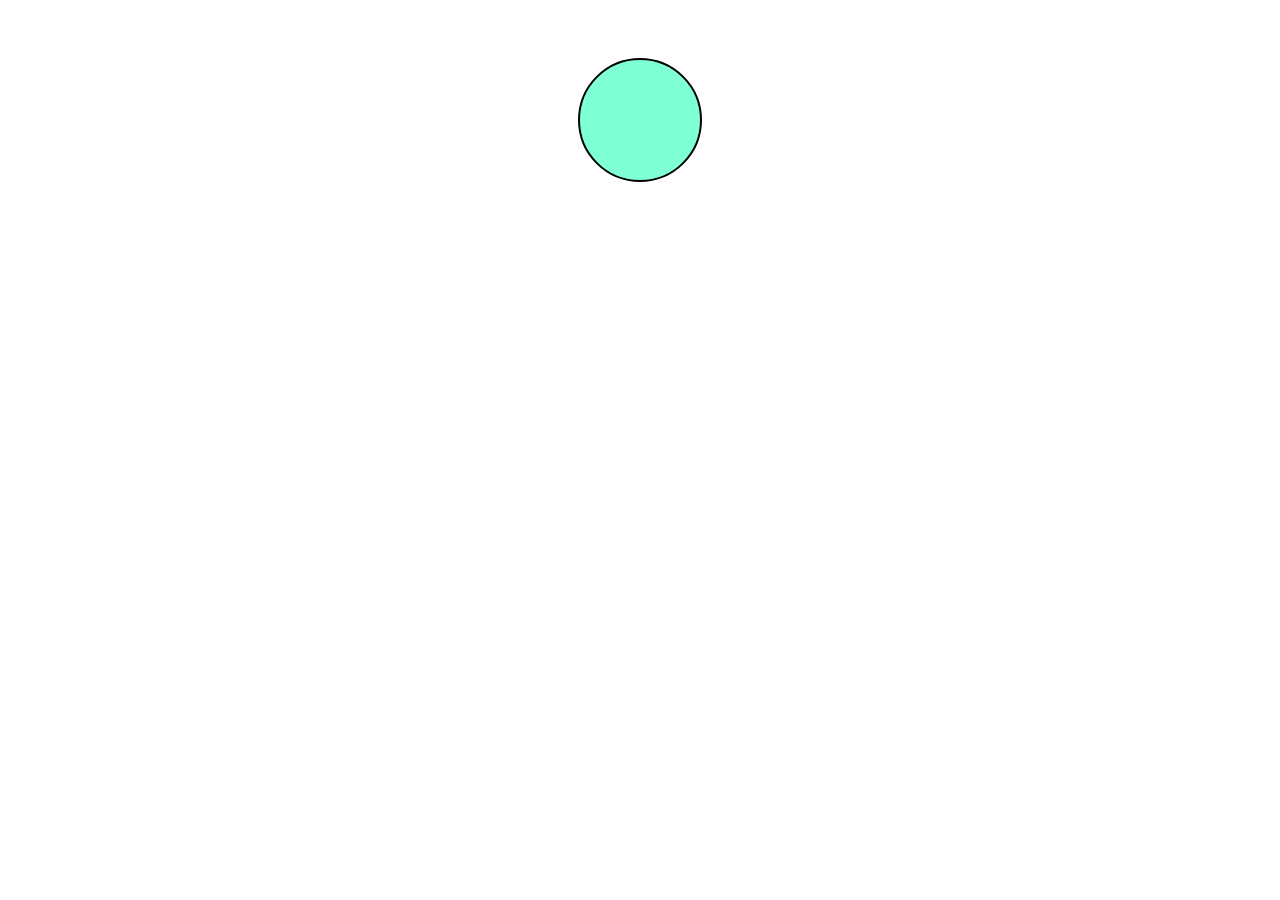
<file: Ball Bounce Animation/index.html>
<!DOCTYPE html>
<html lang="en">
<head>
    <meta charset="UTF-8">
    <meta name="viewport" content="width=device-width, initial-scale=1.0">
    <title>Bouncing Ball Animation</title>
    <link rel="stylesheet" href="style.css">
</head>
<body>
    <div class="cont">
        <div class="ball">
        </div>
    </div>
</body>
</html>
</file>
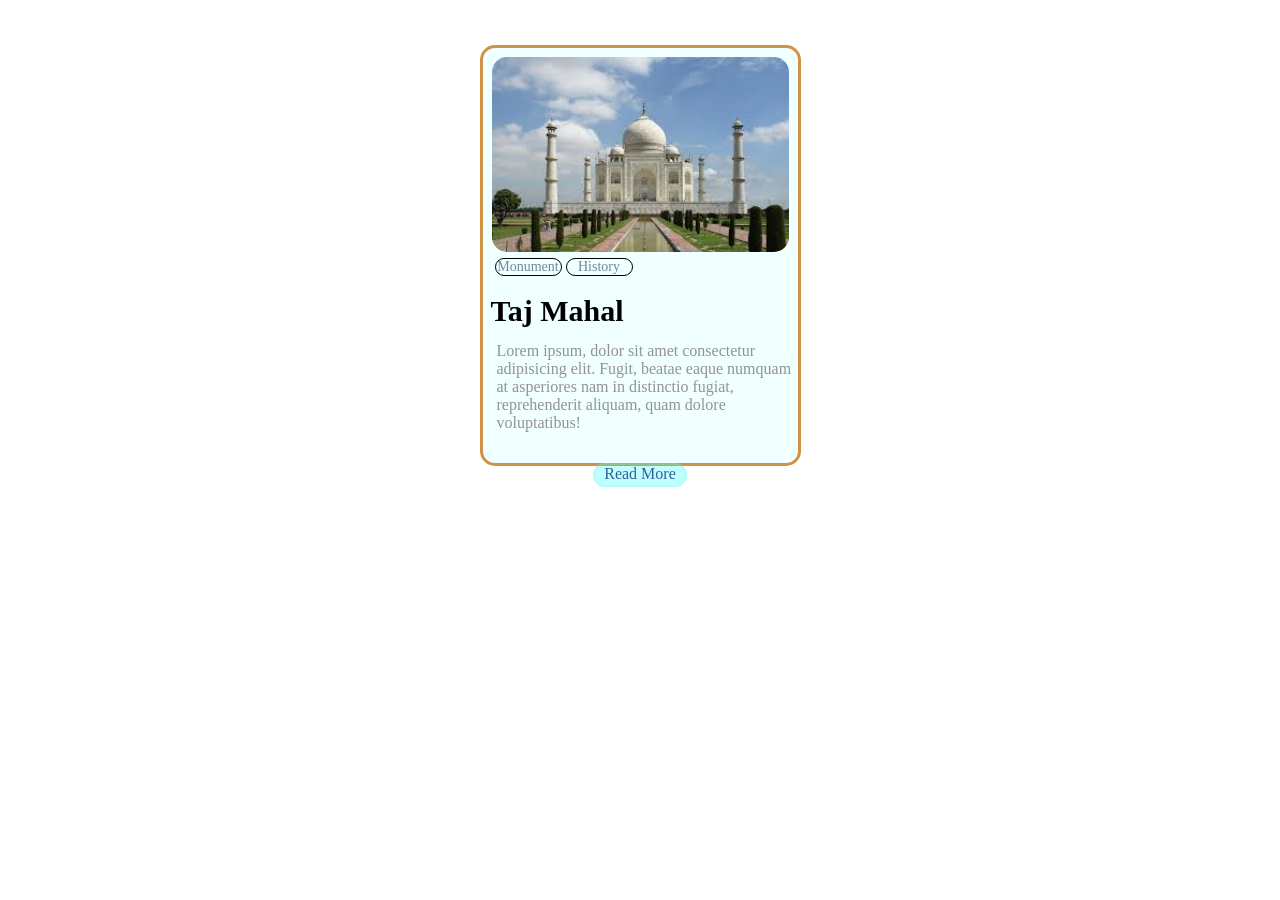
<file: Front End Card/index.html>
<!DOCTYPE html>
<html lang="en">

<head>
    <meta charset="UTF-8">
    <meta name="viewport" content="width=device-width, initial-scale=1.0">
    <title>Card</title>
    <link rel="stylesheet" href="style.css">
</head>

<body>
    <div class ="box">
        <div class="absbox">
            <img class="img" src="images.png">
            <span class="tag">Monument</span>
            <span class="tag">History</span>
            <h1 class="header">
                Taj Mahal
            </h1>

            <div class="text">Lorem ipsum, dolor sit amet consectetur adipisicing elit. Fugit, beatae eaque numquam at asperiores nam in
            distinctio fugiat, reprehenderit aliquam, quam dolore voluptatibus!
            </div>

            <div class="more">
                Read More
            </div>
        </div>
    </div>
</body>

</html>
</file>
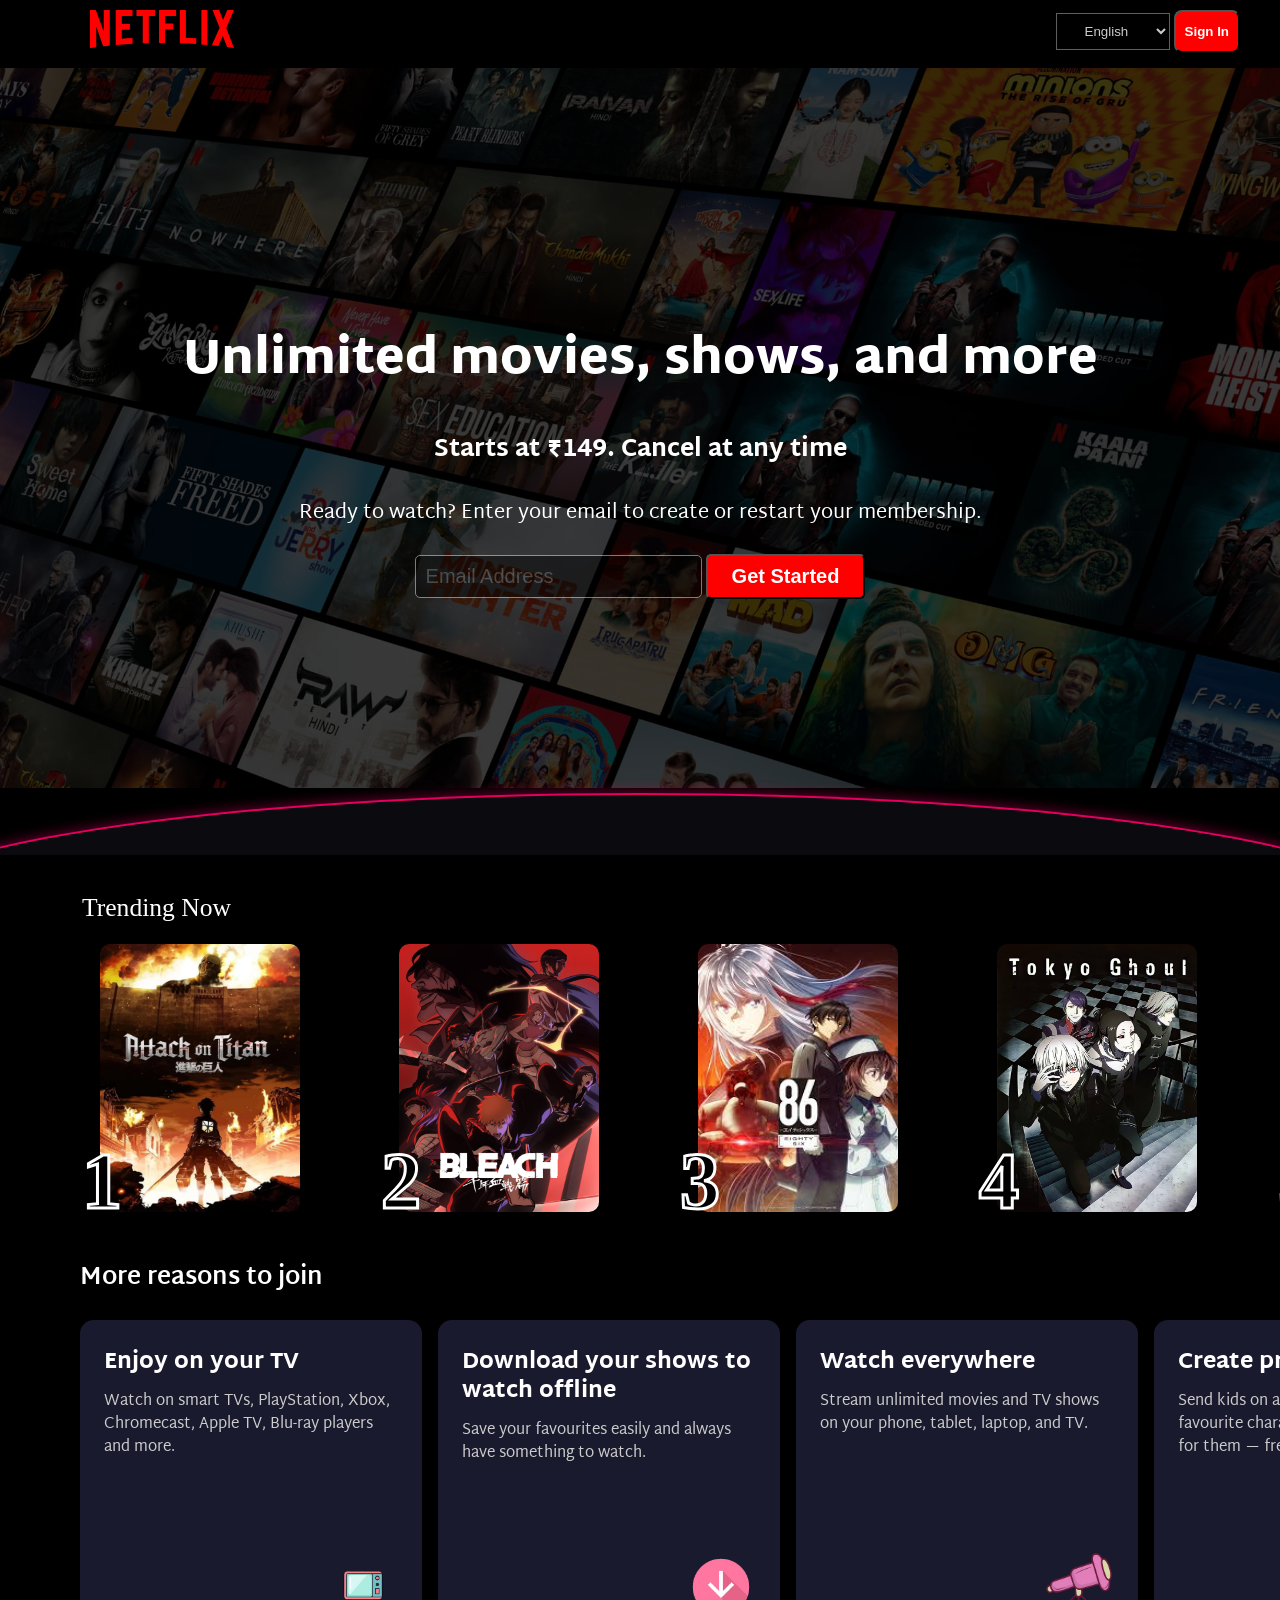
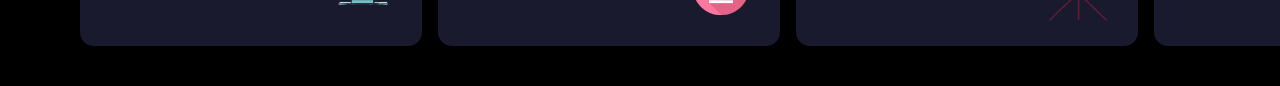
<file: Netflix Clone/index.html>
<!DOCTYPE html>
<html lang="en">

<head>
    <meta charset="UTF-8">
    <meta name="viewport" content="width=device-width, initial-scale=1.0">
    <title>Netflix Clone</title>
    <link rel="stylesheet" href="style.css">
</head>

<body>
    <div class="main">
        <nav>
            <span><img width="155px" src="Assets/Images/logo.svg"></span>
            <div>
                <select name="English" id="lang">
                    <option value="English">English</option>
                    <option value="Hindi">Hindi</option>
                </select>
                <button class="btn red-sm">Sign In</button>
            </div>
        </nav>
        <div class="box">

        </div>
        <div class="hero">
            <span>Unlimited movies, shows, and more</span>
            <span>Starts at ₹149. Cancel at any time</span>
            <span>Ready to watch? Enter your email to create or restart your membership.</span>
            <div>
                <input type="text" placeholder="Email Address">
                <button class="btn btn-red">Get Started</button>
            </div>
        </div>
        <div class="seperation">

        </div>
    </div>
    <div class="trending">
        <p class="txt">Trending Now</p>
    </div>
    <div class="list">
        <ul>
            <li><img src="Assets/Images/AOT.jpg"><span>1</span></li>
            <li><img src="Assets/Images/bleach.jpg"><span>2</span></li>
            <li><img src="Assets/Images/86.jfif"><span>3</span></li>
            <li><img src="Assets/Images/tokyoghoul.jpg"><span>4</span></li>
            <li><img src="Assets/Images/vinland_saga.jpg"><span>5</span></li>
        </ul>
    </div>
    <div class="reasons">
    <p class="reasons-title">More reasons to join</p>
    <div class="reasons-grid">
        <div class="reason-card">
            <div class="reason-text">
                <h3>Enjoy on your TV</h3>
                <p>Watch on smart TVs, PlayStation, Xbox, Chromecast, Apple TV, Blu-ray players and more.</p>
            </div>
            <img src="Assets/Images/tv-icon.png">
        </div>
        <div class="reason-card">
            <div class="reason-text">
                <h3>Download your shows to watch offline</h3>
                <p>Save your favourites easily and always have something to watch.</p>
            </div>
            <img src="Assets/Images/download-icon.png">
        </div>
        <div class="reason-card">
            <div class="reason-text">
                <h3>Watch everywhere</h3>
                <p>Stream unlimited movies and TV shows on your phone, tablet, laptop, and TV.</p>
            </div>
            <img src="Assets/Images/watch-icon.png">
        </div>
        <div class="reason-card">
            <div class="reason-text">
                <h3>Create profiles for kids</h3>
                <p>Send kids on adventures with their favourite characters in a space made just for them — free with your membership.</p>
            </div>
            <img src="Assets/Images/kids-icon.png">
        </div>
    </div>
</div>
</body>

</html>
</file>
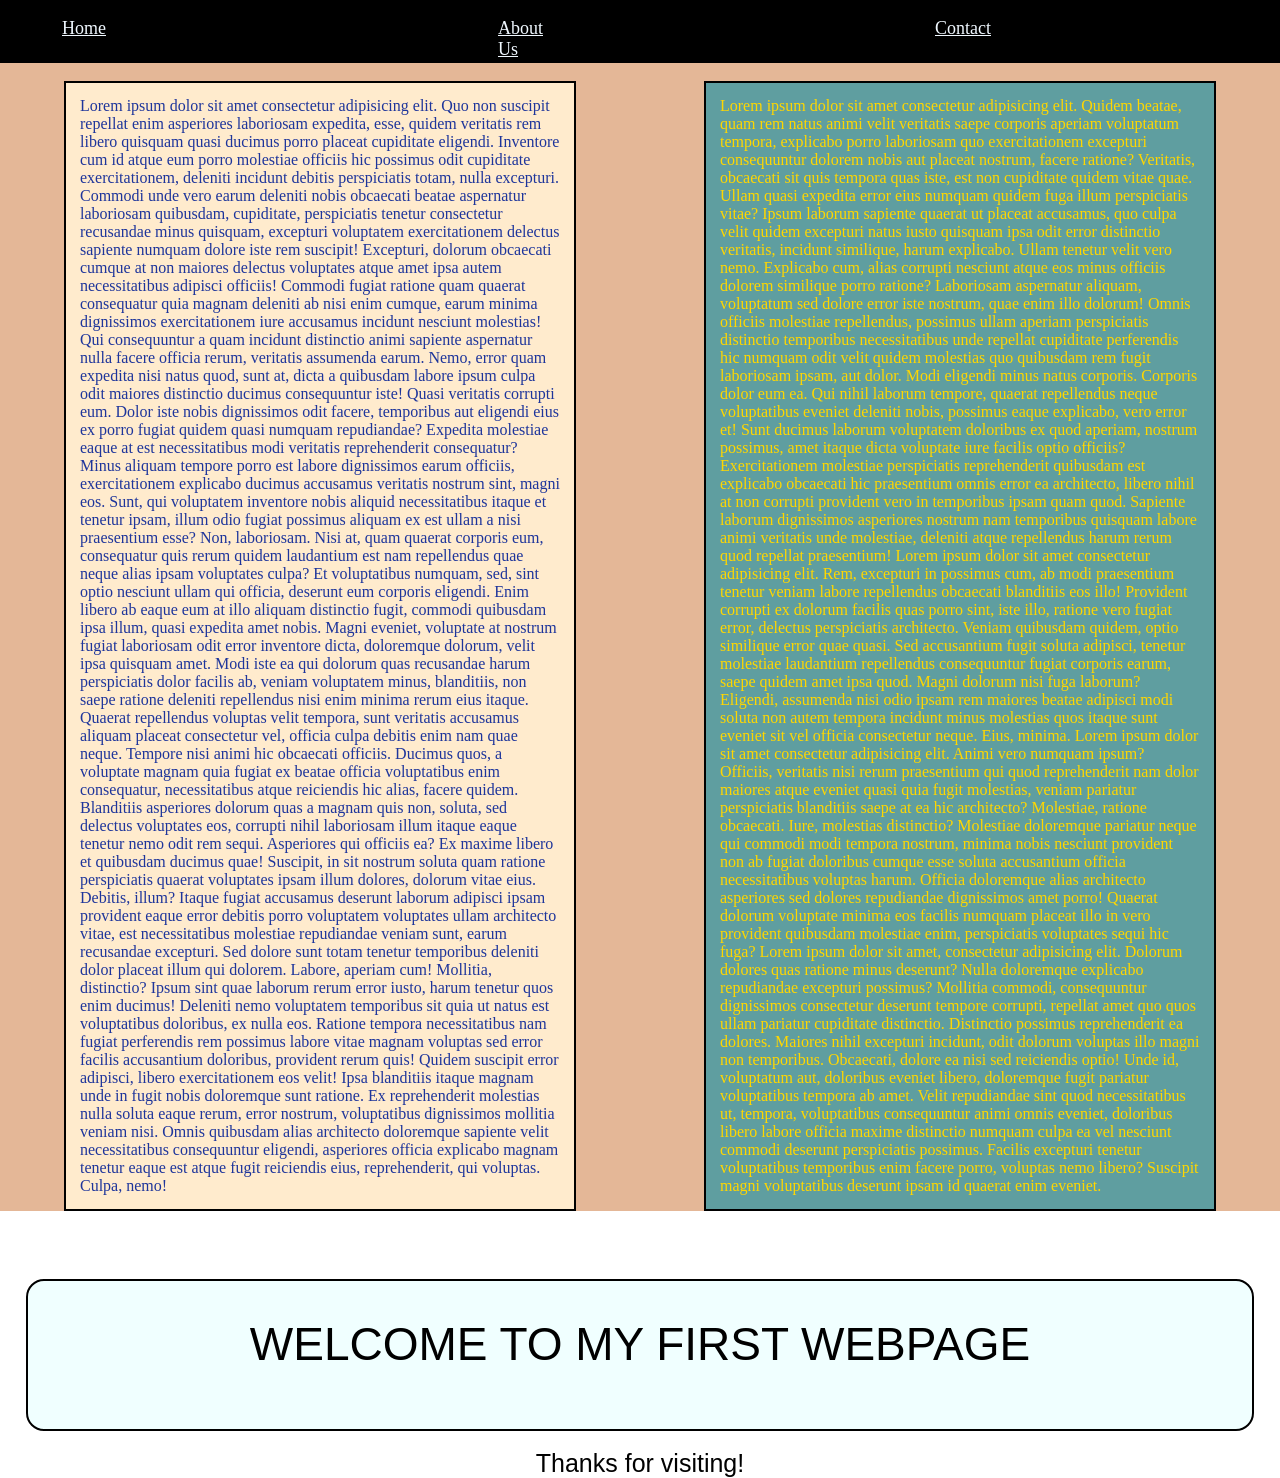
<file: Simple Web Page Layout Desgin/index.html>
<!DOCTYPE html>
<html lang="en">
<head>
    <meta charset="UTF-8">
    <meta name="viewport" content="width=device-width, initial-scale=1.0">
    <title>Webpage Layout</title>
    <link rel="stylesheet" href="style.css">
</head>
<body>
    <nav>
        <ul>
            <li>Home</li>
            <li>About Us</li>
            <li>Contact</li>
            <li>FAQ</li>
        </ul>
    </nav>
    <div class="Outside">
        <div class="inside" id="first">
           Lorem ipsum dolor sit amet consectetur adipisicing elit. Quo non suscipit repellat enim asperiores laboriosam expedita, esse, quidem veritatis rem libero quisquam quasi ducimus porro placeat cupiditate eligendi. Inventore cum id atque eum porro molestiae officiis hic possimus odit cupiditate exercitationem, deleniti incidunt debitis perspiciatis totam, nulla excepturi. Commodi unde vero earum deleniti nobis obcaecati beatae aspernatur laboriosam quibusdam, cupiditate, perspiciatis tenetur consectetur recusandae minus quisquam, excepturi voluptatem exercitationem delectus sapiente numquam dolore iste rem suscipit! Excepturi, dolorum obcaecati cumque at non maiores delectus voluptates atque amet ipsa autem necessitatibus adipisci officiis! Commodi fugiat ratione quam quaerat consequatur quia magnam deleniti ab nisi enim cumque, earum minima dignissimos exercitationem iure accusamus incidunt nesciunt molestias! Qui consequuntur a quam incidunt distinctio animi sapiente aspernatur nulla facere officia rerum, veritatis assumenda earum. Nemo, error quam expedita nisi natus quod, sunt at, dicta a quibusdam labore ipsum culpa odit maiores distinctio ducimus consequuntur iste! Quasi veritatis corrupti eum. Dolor iste nobis dignissimos odit facere, temporibus aut eligendi eius ex porro fugiat quidem quasi numquam repudiandae? Expedita molestiae eaque at est necessitatibus modi veritatis reprehenderit consequatur? Minus aliquam tempore porro est labore dignissimos earum officiis, exercitationem explicabo ducimus accusamus veritatis nostrum sint, magni eos. Sunt, qui voluptatem inventore nobis aliquid necessitatibus itaque et tenetur ipsam, illum odio fugiat possimus aliquam ex est ullam a nisi praesentium esse? Non, laboriosam. Nisi at, quam quaerat corporis eum, consequatur quis rerum quidem laudantium est nam repellendus quae neque alias ipsam voluptates culpa? Et voluptatibus numquam, sed, sint optio nesciunt ullam qui officia, deserunt eum corporis eligendi. Enim libero ab eaque eum at illo aliquam distinctio fugit, commodi quibusdam ipsa illum, quasi expedita amet nobis. Magni eveniet, voluptate at nostrum fugiat laboriosam odit error inventore dicta, doloremque dolorum, velit ipsa quisquam amet. Modi iste ea qui dolorum quas recusandae harum perspiciatis dolor facilis ab, veniam voluptatem minus, blanditiis, non saepe ratione deleniti repellendus nisi enim minima rerum eius itaque. Quaerat repellendus voluptas velit tempora, sunt veritatis accusamus aliquam placeat consectetur vel, officia culpa debitis enim nam quae neque. Tempore nisi animi hic obcaecati officiis. Ducimus quos, a voluptate magnam quia fugiat ex beatae officia voluptatibus enim consequatur, necessitatibus atque reiciendis hic alias, facere quidem. Blanditiis asperiores dolorum quas a magnam quis non, soluta, sed delectus voluptates eos, corrupti nihil laboriosam illum itaque eaque tenetur nemo odit rem sequi. Asperiores qui officiis ea? Ex maxime libero et quibusdam ducimus quae! Suscipit, in sit nostrum soluta quam ratione perspiciatis quaerat voluptates ipsam illum dolores, dolorum vitae eius. Debitis, illum? Itaque fugiat accusamus deserunt laborum adipisci ipsam provident eaque error debitis porro voluptatem voluptates ullam architecto vitae, est necessitatibus molestiae repudiandae veniam sunt, earum recusandae excepturi. Sed dolore sunt totam tenetur temporibus deleniti dolor placeat illum qui dolorem. Labore, aperiam cum! Mollitia, distinctio? Ipsum sint quae laborum rerum error iusto, harum tenetur quos enim ducimus! Deleniti nemo voluptatem temporibus sit quia ut natus est voluptatibus doloribus, ex nulla eos. Ratione tempora necessitatibus nam fugiat perferendis rem possimus labore vitae magnam voluptas sed error facilis accusantium doloribus, provident rerum quis! Quidem suscipit error adipisci, libero exercitationem eos velit! Ipsa blanditiis itaque magnam unde in fugit nobis doloremque sunt ratione. Ex reprehenderit molestias nulla soluta eaque rerum, error nostrum, voluptatibus dignissimos mollitia veniam nisi. Omnis quibusdam alias architecto doloremque sapiente velit necessitatibus consequuntur eligendi, asperiores officia explicabo magnam tenetur eaque est atque fugit reiciendis eius, reprehenderit, qui voluptas. Culpa, nemo!
        </div>
        <div class="inside" id="second">
            Lorem ipsum dolor sit amet consectetur adipisicing elit. Quidem beatae, quam rem natus animi velit veritatis saepe corporis aperiam voluptatum tempora, explicabo porro laboriosam quo exercitationem excepturi consequuntur dolorem nobis aut placeat nostrum, facere ratione? Veritatis, obcaecati sit quis tempora quas iste, est non cupiditate quidem vitae quae. Ullam quasi expedita error eius numquam quidem fuga illum perspiciatis vitae? Ipsum laborum sapiente quaerat ut placeat accusamus, quo culpa velit quidem excepturi natus iusto quisquam ipsa odit error distinctio veritatis, incidunt similique, harum explicabo. Ullam tenetur velit vero nemo. Explicabo cum, alias corrupti nesciunt atque eos minus officiis dolorem similique porro ratione? Laboriosam aspernatur aliquam, voluptatum sed dolore error iste nostrum, quae enim illo dolorum! Omnis officiis molestiae repellendus, possimus ullam aperiam perspiciatis distinctio temporibus necessitatibus unde repellat cupiditate perferendis hic numquam odit velit quidem molestias quo quibusdam rem fugit laboriosam ipsam, aut dolor. Modi eligendi minus natus corporis. Corporis dolor eum ea. Qui nihil laborum tempore, quaerat repellendus neque voluptatibus eveniet deleniti nobis, possimus eaque explicabo, vero error et! Sunt ducimus laborum voluptatem doloribus ex quod aperiam, nostrum possimus, amet itaque dicta voluptate iure facilis optio officiis? Exercitationem molestiae perspiciatis reprehenderit quibusdam est explicabo obcaecati hic praesentium omnis error ea architecto, libero nihil at non corrupti provident vero in temporibus ipsam quam quod. Sapiente laborum dignissimos asperiores nostrum nam temporibus quisquam labore animi veritatis unde molestiae, deleniti atque repellendus harum rerum quod repellat praesentium! Lorem ipsum dolor sit amet consectetur adipisicing elit. Rem, excepturi in possimus cum, ab modi praesentium tenetur veniam labore repellendus obcaecati blanditiis eos illo! Provident corrupti ex dolorum facilis quas porro sint, iste illo, ratione vero fugiat error, delectus perspiciatis architecto. Veniam quibusdam quidem, optio similique error quae quasi. Sed accusantium fugit soluta adipisci, tenetur molestiae laudantium repellendus consequuntur fugiat corporis earum, saepe quidem amet ipsa quod. Magni dolorum nisi fuga laborum? Eligendi, assumenda nisi odio ipsam rem maiores beatae adipisci modi soluta non autem tempora incidunt minus molestias quos itaque sunt eveniet sit vel officia consectetur neque. Eius, minima. Lorem ipsum dolor sit amet consectetur adipisicing elit. Animi vero numquam ipsum? Officiis, veritatis nisi rerum praesentium qui quod reprehenderit nam dolor maiores atque eveniet quasi quia fugit molestias, veniam pariatur perspiciatis blanditiis saepe at ea hic architecto? Molestiae, ratione obcaecati. Iure, molestias distinctio? Molestiae doloremque pariatur neque qui commodi modi tempora nostrum, minima nobis nesciunt provident non ab fugiat doloribus cumque esse soluta accusantium officia necessitatibus voluptas harum. Officia doloremque alias architecto asperiores sed dolores repudiandae dignissimos amet porro! Quaerat dolorum voluptate minima eos facilis numquam placeat illo in vero provident quibusdam molestiae enim, perspiciatis voluptates sequi hic fuga? Lorem ipsum dolor sit amet, consectetur adipisicing elit. Dolorum dolores quas ratione minus deserunt? Nulla doloremque explicabo repudiandae excepturi possimus? Mollitia commodi, consequuntur dignissimos consectetur deserunt tempore corrupti, repellat amet quo quos ullam pariatur cupiditate distinctio. Distinctio possimus reprehenderit ea dolores. Maiores nihil excepturi incidunt, odit dolorum voluptas illo magni non temporibus. Obcaecati, dolore ea nisi sed reiciendis optio! Unde id, voluptatum aut, doloribus eveniet libero, doloremque fugit pariatur voluptatibus tempora ab amet. Velit repudiandae sint quod necessitatibus ut, tempora, voluptatibus consequuntur animi omnis eveniet, doloribus libero labore officia maxime distinctio numquam culpa ea vel nesciunt commodi deserunt perspiciatis possimus. Facilis excepturi tenetur voluptatibus temporibus enim facere porro, voluptas nemo libero? Suscipit magni voluptatibus deserunt ipsam id quaerat enim eveniet.
        </div>
    </div>
    <div class="msg">
        WELCOME TO MY FIRST WEBPAGE
    </div>
    <footer class="final">Thanks for visiting!</footer>
</body>
</html>
</file>
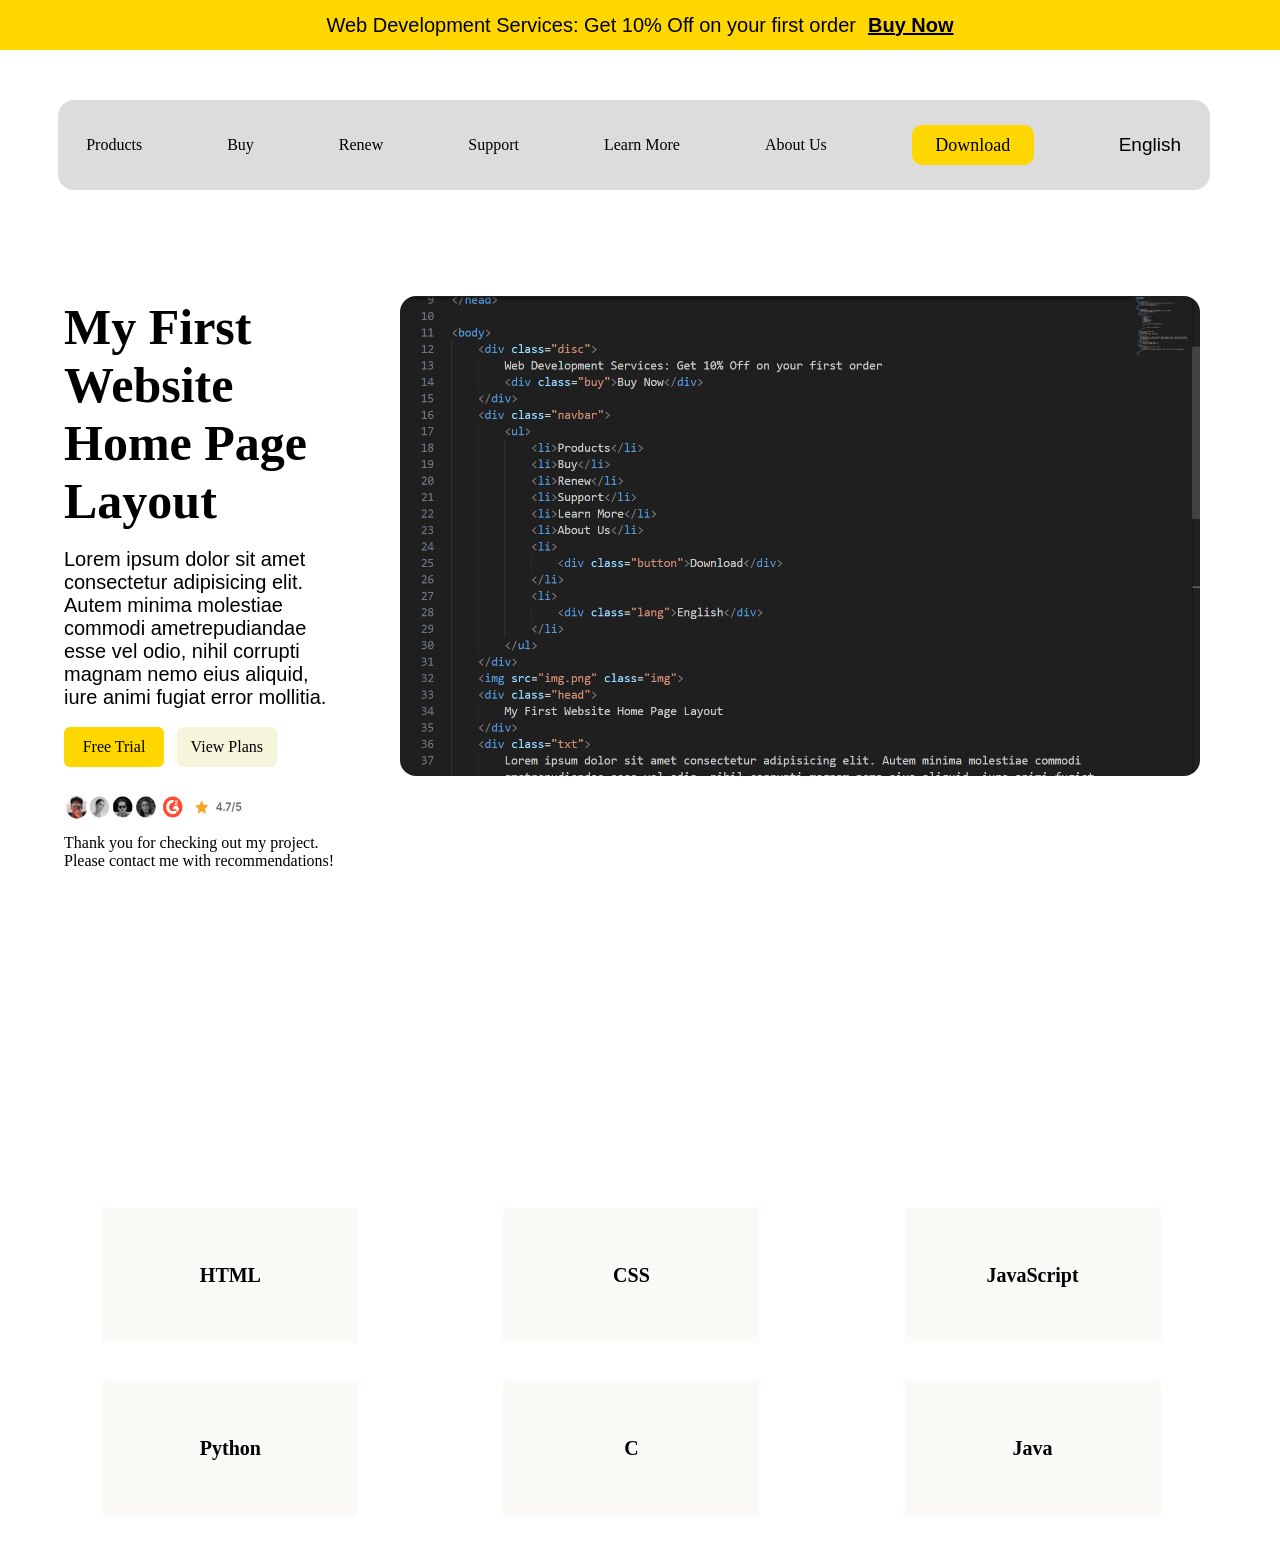
<file: Website Home Page Design/index.html>
<!DOCTYPE html>
<html lang="en">

<head>
    <meta charset="UTF-8">
    <meta name="viewport" content="width=device-width, initial-scale=1.0">
    <title>Website Home Page Design</title>
    <link rel="stylesheet" href="style.css">
</head>

<body>
    <div class="disc">
        Web Development Services: Get 10% Off on your first order
        <div class="buy">Buy Now</div>
    </div>
    <div class="navbar">
        <ul>
            <li>Products</li>
            <li>Buy</li>
            <li>Renew</li>
            <li>Support</li>
            <li>Learn More</li>
            <li>About Us</li>
            <li>
                <div class="button">Download</div>
            </li>
            <li>
                <div class="lang">English</div>
            </li>
        </ul>
    </div>
    <img src="img.png" class="img">
    <div class="head">
        My First Website Home Page Layout
    </div>
    <div class="txt">
        Lorem ipsum dolor sit amet consectetur adipisicing elit. Autem minima molestiae commodi ametrepudiandae esse vel
        odio, nihil corrupti magnam nemo eius aliquid, iure animi fugiat error mollitia.
    </div>
    <div class="container">
        <div class="free">Free Trial</div>
        <div class="plans">View Plans</div>
    </div>
    <div class="cont">
        <img src="Reviews.png" class="review">
        <div class="footer">
            Thank you for checking out my project. Please contact me with recommendations!
        </div>
    </div>
        <div class="grid">
            <div class="HTML">HTML</div>
            <div class="CSS">CSS</div>
            <div class="JS">JavaScript</div>
            <div class="python">Python</div>
            <div class="C">C</div>
            <div class="java">Java</div>
        </div>
</body>

</html>
</file>
<file: Ball Bounce Animation/style.css>
.cont {
    height: 100%;
    width: 100%;
    display: flex;
    justify-content: center;
}

.ball {
    margin-top: 50px;
    height: 120px;
    width: 120px;
    background-color: aquamarine;
    border: 2px solid black;
    border-radius: 70px;
    animation: bounce 2s 0.3s infinite alternate-reverse;
    animation-timing-function: linear(
    0, 0.004, 0.016, 0.035, 0.063, 0.141, 0.25, 0.391, 0.563, 0.765, 1,
    0.891, 0.813, 0.766, 0.75, 0.754, 0.766, 0.785, 0.813, 0.891, 1    
    )  
}

@keyframes bounce {
    from {

    }
    to {
        transform: translateY(500px);
    }
}
</file>
<file: Front End Card/style.css>
.box{
    display: flex;
    justify-content: center;
    align-items: center;
}

.absbox {
    position:absolute;
    top:5vh;
    height: 415px;
    width: 35vh;
    border: 3px solid rgb(210, 146, 67);
    border-radius: 15px;
    background-color: azure;
}

.img {
    position:relative;
    top: 1vh;
    left: 1vh;
    width: 33vh;
    border-radius: 15px;
}

.header {
    position:relative;
    top: 8px;
    left: 8px;
    font-family: 'Times New Roman', Times, serif  ;
    font-size: 30px;
}

.tag {
    font-size: 14px;
    display: inline-block;
    width:65px;
    text-align: center;
    color:lightslategrey;
    border: 1px solid black;
    border-radius: 12px;
    background-color: azure;
    position:relative;
    top: 10px;
    left: 12px
}

.text {
    position: absolute;
    color: rgb(147, 147, 147);
    left: 12px;
    padding: 2px;
}

.more {
    height: 20px;
    width: 90px;
    text-align: center;
    border: 2px solid rgba(127, 255, 212, 0.249);
    border-radius: 16px;
    background-color: rgba(0, 255, 255, 0.249);
    margin: 0 auto;
    display: block;
    position: relative;
    top: 123px;
    color:rgba(23, 60, 130, 0.819)
}
</file>
<file: Netflix Clone/style.css>
@import url('https://fonts.googleapis.com/css2?family=Martel+Sans:wght@200;600&display=swap');

* {
    padding: 0;
    margin: 0;
}

body {
    background-color: black;
}

.main {
    background-image: url("Assets/Images/BG.jpg");
    background-position: center center;
    background-size: max(1200px, 100vw);
    background-repeat: no-repeat;
    height: 95vh;
    position: relative;
    overflow: hidden;
}

.main .box {
    height: 95vh;
    width: 100%;
    opacity: 0.7;
    background-color: black;
    position: absolute;
    top: 0;
}

nav {
    display: flex;
    max-width: 100%;
    padding: 0 40px;
    margin: auto;
    justify-content: space-between;
    align-items: center;
    height: 62px;
}

nav img {
    color: red;
    width: 144px;
    position: relative;
    z-index: 10;
    margin-left: 50px;
}

nav button {
    position: relative;
    z-index: 10;
}

.hero {
    height: calc(100% - 62px);
    font-family: 'Martel Sans', sans-serif;
    display: flex;
    align-items: center;
    justify-content: center;
    flex-direction: column;
    color: white;
    position: relative;
    gap: 23px;
    padding: 29px;
    padding-top: 0;
    padding-bottom: 0;
}

.hero> :first-child {
    font-size: 48px;
    font-weight: 1000;
    text-align: center;
}

.hero> :nth-child(2) {
    font-size: 24px;
    font-weight: 800;
    text-align: center;
}

.hero> :nth-child(3) {
    font-size: 20px;
    font-weight: 500;
    text-align: center;
}

.seperation {
    position: absolute;
    bottom: -60px;
    left: 50%;
    transform: translateX(-50%);
    width: 120%;
    height: 120px;
    background: #0a0a0f;
    border-radius: 50% 50% 0 0 / 100% 100% 0 0;
    box-shadow: 0 -2px 0 0 #e3005f,
        0 -4px 12px 0 rgba(227, 0, 95, 0.4);
}

.btn {
    padding: 12px 9px;
    font-weight: bold;
    background-color: black;
    border-radius: 8px;
    color: white;
}

.btn-red {
    background-color: red;
    padding: 9px 24px;
    font-size: 20px;
    border-radius: 5px;
    color: white;
}

.main input {
    width: 265px;
    color: white;
    padding: 9px 10px;
    font-size: 20px;
    border-radius: 5px;
    background-color: black;
    opacity: 0.45;
    border: 1px solid white;
}

.red-sm {
    background-color: red;
    color: white;
}

#lang {
    background-color: black;
    opacity: 80%;
    color: white;
    padding: 9px 24px;
    position: relative;
    z-index: 10;
}

.trending {
    color: white;
    padding-top: 38px;
    padding-left: 82px;
    font-size: 1.6rem;
    font-weight: 500;
}

ul {
    list-style: none;
    display: flex;
    gap: 99px;
}

.list {
    padding-left: 100px;
    padding-top: 21px;
}

ul img {
    border-radius: 10px;
    height: 268px;
    width: 200px;
}

ul li {
    position: relative;
}

ul span {
    position: absolute;
    bottom: -5px;
    left: -18px;
    font-size: 80px;
    font-weight: 900;
    color: black;
    -webkit-text-stroke: 3px white;
    line-height: 1;
}

ul li:hover, ul img:hover {
    transform: scale(1.05);
    transition: all 0.5s ease-in-out;
    z-index: 10;
}

.reasons {
    color: white;
    padding-top: 42px;
    padding-left: 82px;
    font-size: 1.6rem;
    font-weight: 500;
}

.reasons {
    padding: 40px 80px;
    background-color: black;
    color: white;
    font-family: 'Martel Sans', sans-serif;
}

.reasons-title {
    font-size: 1.5rem;
    font-weight: 700;
    margin-bottom: 20px;
}

.reasons-grid {
    display: grid;
    grid-template-columns: repeat(4, 1fr);
    gap: 16px;
}

.reason-card {
    background-color: #1a1a2e;
    border-radius: 14px;
    padding: 28px 24px 24px 24px;
    display: flex;
    flex-direction: column;
    justify-content: space-between;
    width: 294px;
    height: 274px;
}

.reason-text h3 {
    font-size: 1.4rem;
    font-weight: 800;
    margin-bottom: 14px;
    line-height: 1.3;
}

.reason-text p {
    font-size: 0.95rem;
    font-weight: 400;
    color: #ccc;
    line-height: 1.5;
}

.reason-card img {
    width: 70px;
    align-self: flex-end;
    margin-top: 20px;
}
</file>
<file: Simple Web Page Layout Desgin/style.css>
* {
    padding: 0;
    margin: 0;
}

nav {
    position: sticky;
    top: 0;
}

ul {
    height: 45px;
    font-size: 18px;
    text-decoration: underline;
    background-color: black;
    color: aliceblue;
    list-style: none;
    display: flex;
    gap: 392px;
    padding-left: 62px;
    padding-top: 18px;
    :hover{
        color: aqua;
    }
}

.Outside {
    display: flex;
    gap: 10vw;
    background-color: rgba(211, 139, 88, 0.619);
}

.inside {
    border: 2px solid black;
    margin-top: 18px;
    width: 40vw;
    font-size: 16px;
    padding: 14px;
}

#first {
    margin-left: 5vw;
    background-color: blanchedalmond;
    color: rgb(30, 53, 155);
}

#second {
    margin-right: 5vw;
    background-color: cadetblue;
    color: gold;
}

.msg {
    text-align: center;
    height: 12.5vh;
    margin-top: 7.5vh;
    margin-left: 2vw;
    margin-right: 2vw;
    border: 2px solid black;
    padding-top: 36px;
    font-size: 46px;
    font-family: Verdana, Geneva, Tahoma, sans-serif;
    background-color: azure;
    border-radius: 18px;
}

.final {
    font-size: 25px;
    text-align: center;
    margin-top: 2vh;
    font-family: 'Gill Sans', 'Gill Sans MT', Calibri, 'Trebuchet MS', sans-serif;
}
</file>
<file: Website Home Page Design/style.css>
* {
    padding: 0;
    margin: 0;
}

.disc {
    background-color: gold;
    height: 50px;
    font-size: 20px;
    display: flex;
    align-items: center;
    justify-content: center;
    font-family: Verdana, Geneva, Tahoma, sans-serif;
    position: sticky;
    top: 0;
}

.buy {
    font-size: 20px;
    margin-left: 12px;
    height: 50px;
    font-weight: bold;
    align-content: center;
    text-decoration: underline;
}

.buy:hover {
    color: red;
}

ul {
    list-style: none;
    display: flex;
    justify-content: center;
    align-items: center;
    gap: 85px;
    height: 10vh;
    width: 90vw;
    background-color: gainsboro;
    border-radius: 16px;
}

.navbar {
    padding-top: 50px;
    display: flex;
    justify-content: center;
    height: 12vh;
    width: 99vw;
    position: sticky;
    top: 0;
}

.button {
    height: 40px;
    width: 122px;
    background-color: gold;
    font-size: 18px;
    display: flex;
    justify-content: center;
    align-items: center;
    border-radius: 10px;
}

.lang {
    font-size: 19px;
    font-family: 'Segoe UI', Tahoma, Geneva, Verdana, sans-serif;
}

.head {
    display: flex;
    font-size: 50px;
    margin-top: 10vh;
    display: flex;
    font-weight: bold;
    margin-left: 5vw;
}

img {
    height: 480px;
    width: 800px;
    margin-top: 9.8vh;
    border-radius: 16px;
    float: right;
    margin-right: 80px;
    margin-left: 5vw;
}

.txt {
    margin-top: 2vh;
    font-size: 20px;
    margin-left: 5vw;
    font-family: 'Gill Sans', 'Gill Sans MT', Calibri, 'Trebuchet MS', sans-serif;
}

.container {
    display: flex;
}

.free {
    height: 40px;
    width: 100px;
    background-color: gold;
    margin-top: 2vh;
    margin-left: 5vw;
    display: flex;
    justify-content: center;
    align-items: center;
    border-radius: 6px;
}

.plans {
    height: 40px;
    width: 100px;
    margin-top: 2vh;
    display: flex;
    justify-content: center;
    align-items: center;
    margin-left: 1vw;
    background-color: beige;
    border-radius: 6px;
}

.cont {
    display: flex;
    flex-direction: column;
}

.review {
    height: 40px;
    width: 200px;
    float: left;
    margin-top: 2vh;
}

.footer {
    margin-left: 5vw;
    margin-top: 1vh;
}

.grid {
    margin-top: 37.5vh;
    margin-left: 8vw;
    overflow: visible;
    display: grid;
    grid-template-columns: auto auto auto;
    grid-template-rows: auto auto auto;
    row-gap: 3vw;
    column-gap: 2vw;
}

.HTML {
    height: 15vh;
    width: 20vw;
    font-weight: bold;
    font-size: 20px;
    display: flex;
    align-items: center;
    justify-content: center;
    background-color: #FAF9F6;
}

.CSS {
    height: 15vh;
    width: 20vw;
    font-weight: bold;
    font-size: 20px;
    display: flex;
    align-items: center;
    justify-content: center;
    background-color: #FAF9F6;
}

.JS {
    height: 15vh;
    width: 20vw;
    font-weight: bold;
    font-size: 20px;
    display: flex;
    align-items: center;
    justify-content: center;
    background-color: #FAF9F6;
}

.python {
    height: 15vh;
    width: 20vw;
    font-weight: bold;
    font-size: 20px;
    display: flex;
    align-items: center;
    justify-content: center;
    background-color: #FAF9F6;
}

.C {
    height: 15vh;
    width: 20vw;
    font-weight: bold;
    font-size: 20px;
    display: flex;
    align-items: center;
    justify-content: center;
    background-color: #FAF9F6;
}

.java {
    height: 15vh;
    width: 20vw;
    font-weight: bold;
    font-size: 20px;
    display: flex;
    align-items: center;
    justify-content: center;
    background-color: #FAF9F6;
}

.HTML:hover, .CSS:hover, .JS:hover, .python:hover, .C:hover, .java:hover {
    transform: scale(1.5);
    background-color: burlywood;
    transition: all 0.5s ease-in-out;
    z-index: 10;
    position: relative;
}
</file>
